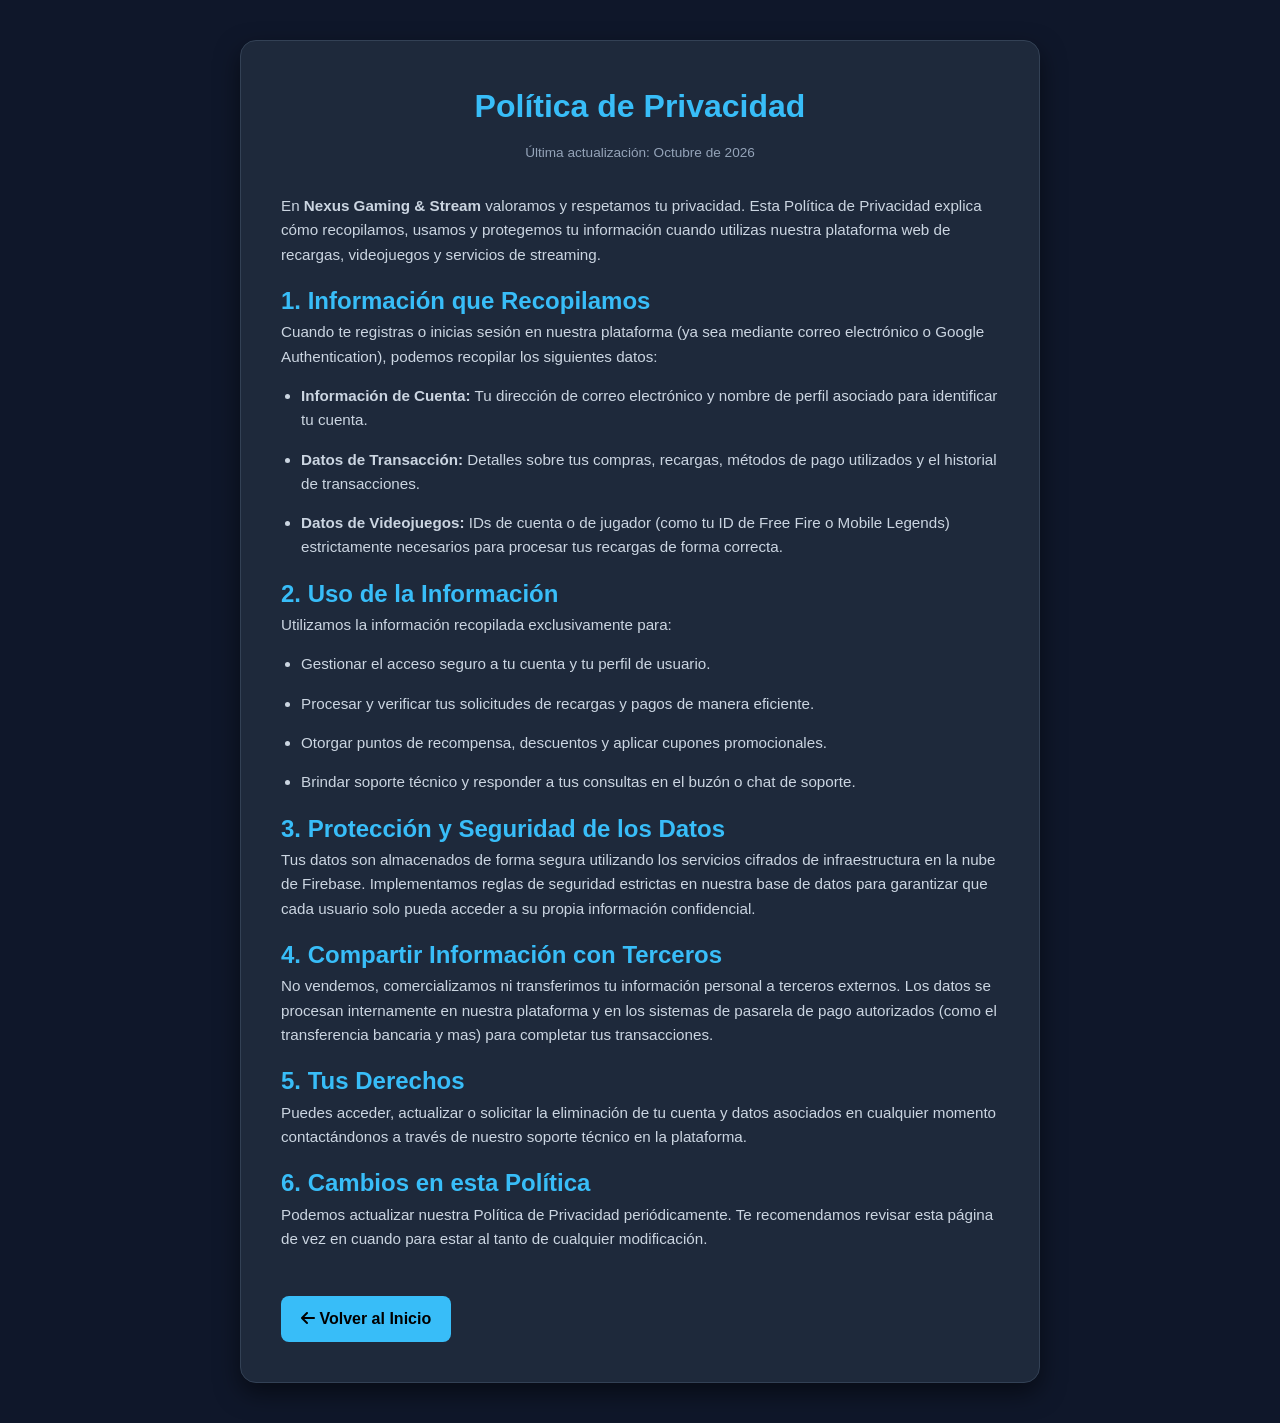
<file: Politica y privacidad.html>
<!DOCTYPE html>
<html lang="es">
<head>
    <meta charset="UTF-8">
    <meta name="viewport" content="width=device-width, initial-scale=1.0">
    <title>Política de Privacidad - Nexus Gaming & Stream</title>
    <link rel="stylesheet" href="style.css">
    <link rel="stylesheet" href="https://cdnjs.cloudflare.com/ajax/libs/font-awesome/6.4.0/css/all.min.css">
    <style>
        body {
            font-family: 'Segoe UI', Tahoma, Geneva, Verdana, sans-serif;
            background: #0f172a;
            color: #cbd5e1;
            margin: 0;
            padding: 0;
            line-height: 1.6;
        }
        .container {
            max-width: 800px;
            margin: 40px auto;
            background: #1e293b;
            padding: 40px;
            border-radius: 16px;
            box-shadow: 0 10px 25px rgba(0,0,0,0.5);
            border: 1px solid #334155;
        }
        h1, h2 {
            color: #38bdf8;
        }
        h1 {
            text-align: center;
            margin-bottom: 10px;
        }
        .date {
            text-align: center;
            font-size: 0.85rem;
            color: #94a3b8;
            margin-bottom: 30px;
        }
        p, li {
            font-size: 0.95rem;
            margin-bottom: 15px;
        }
        ul {
            padding-left: 20px;
        }
        .back-btn {
            display: inline-block;
            margin-top: 30px;
            background: #38bdf8;
            color: #000;
            padding: 10px 20px;
            border-radius: 8px;
            text-decoration: none;
            font-weight: bold;
        }
        .back-btn:hover {
            background: #0ea5e9;
        }
    </style>
</head>
<body>

    <div class="container">
        <h1>Política de Privacidad</h1>
        <div class="date">Última actualización: Octubre de 2026</div>

        <p>En <b>Nexus Gaming & Stream</b> valoramos y respetamos tu privacidad. Esta Política de Privacidad explica cómo recopilamos, usamos y protegemos tu información cuando utilizas nuestra plataforma web de recargas, videojuegos y servicios de streaming.</p>

        <h2>1. Información que Recopilamos</h2>
        <p>Cuando te registras o inicias sesión en nuestra plataforma (ya sea mediante correo electrónico o Google Authentication), podemos recopilar los siguientes datos:</p>
        <ul>
            <li><b>Información de Cuenta:</b> Tu dirección de correo electrónico y nombre de perfil asociado para identificar tu cuenta.</li>
            <li><b>Datos de Transacción:</b> Detalles sobre tus compras, recargas, métodos de pago utilizados y el historial de transacciones.</li>
            <li><b>Datos de Videojuegos:</b> IDs de cuenta o de jugador (como tu ID de Free Fire o Mobile Legends) estrictamente necesarios para procesar tus recargas de forma correcta.</li>
        </ul>

        <h2>2. Uso de la Información</h2>
        <p>Utilizamos la información recopilada exclusivamente para:</p>
        <ul>
            <li>Gestionar el acceso seguro a tu cuenta y tu perfil de usuario.</li>
            <li>Procesar y verificar tus solicitudes de recargas y pagos de manera eficiente.</li>
            <li>Otorgar puntos de recompensa, descuentos y aplicar cupones promocionales.</li>
            <li>Brindar soporte técnico y responder a tus consultas en el buzón o chat de soporte.</li>
        </ul>

        <h2>3. Protección y Seguridad de los Datos</h2>
        <p>Tus datos son almacenados de forma segura utilizando los servicios cifrados de infraestructura en la nube de Firebase. Implementamos reglas de seguridad estrictas en nuestra base de datos para garantizar que cada usuario solo pueda acceder a su propia información confidencial.</p>

        <h2>4. Compartir Información con Terceros</h2>
        <p>No vendemos, comercializamos ni transferimos tu información personal a terceros externos. Los datos se procesan internamente en nuestra plataforma y en los sistemas de pasarela de pago autorizados (como el transferencia bancaria y mas) para completar tus transacciones.</p>

        <h2>5. Tus Derechos</h2>
        <p>Puedes acceder, actualizar o solicitar la eliminación de tu cuenta y datos asociados en cualquier momento contactándonos a través de nuestro soporte técnico en la plataforma.</p>

        <h2>6. Cambios en esta Política</h2>
        <p>Podemos actualizar nuestra Política de Privacidad periódicamente. Te recomendamos revisar esta página de vez en cuando para estar al tanto de cualquier modificación.</p>

        <a href="index.html" class="back-btn"><i class="fa-solid fa-arrow-left"></i> Volver al Inicio</a>
    </div>

</body>
</html>
</file>
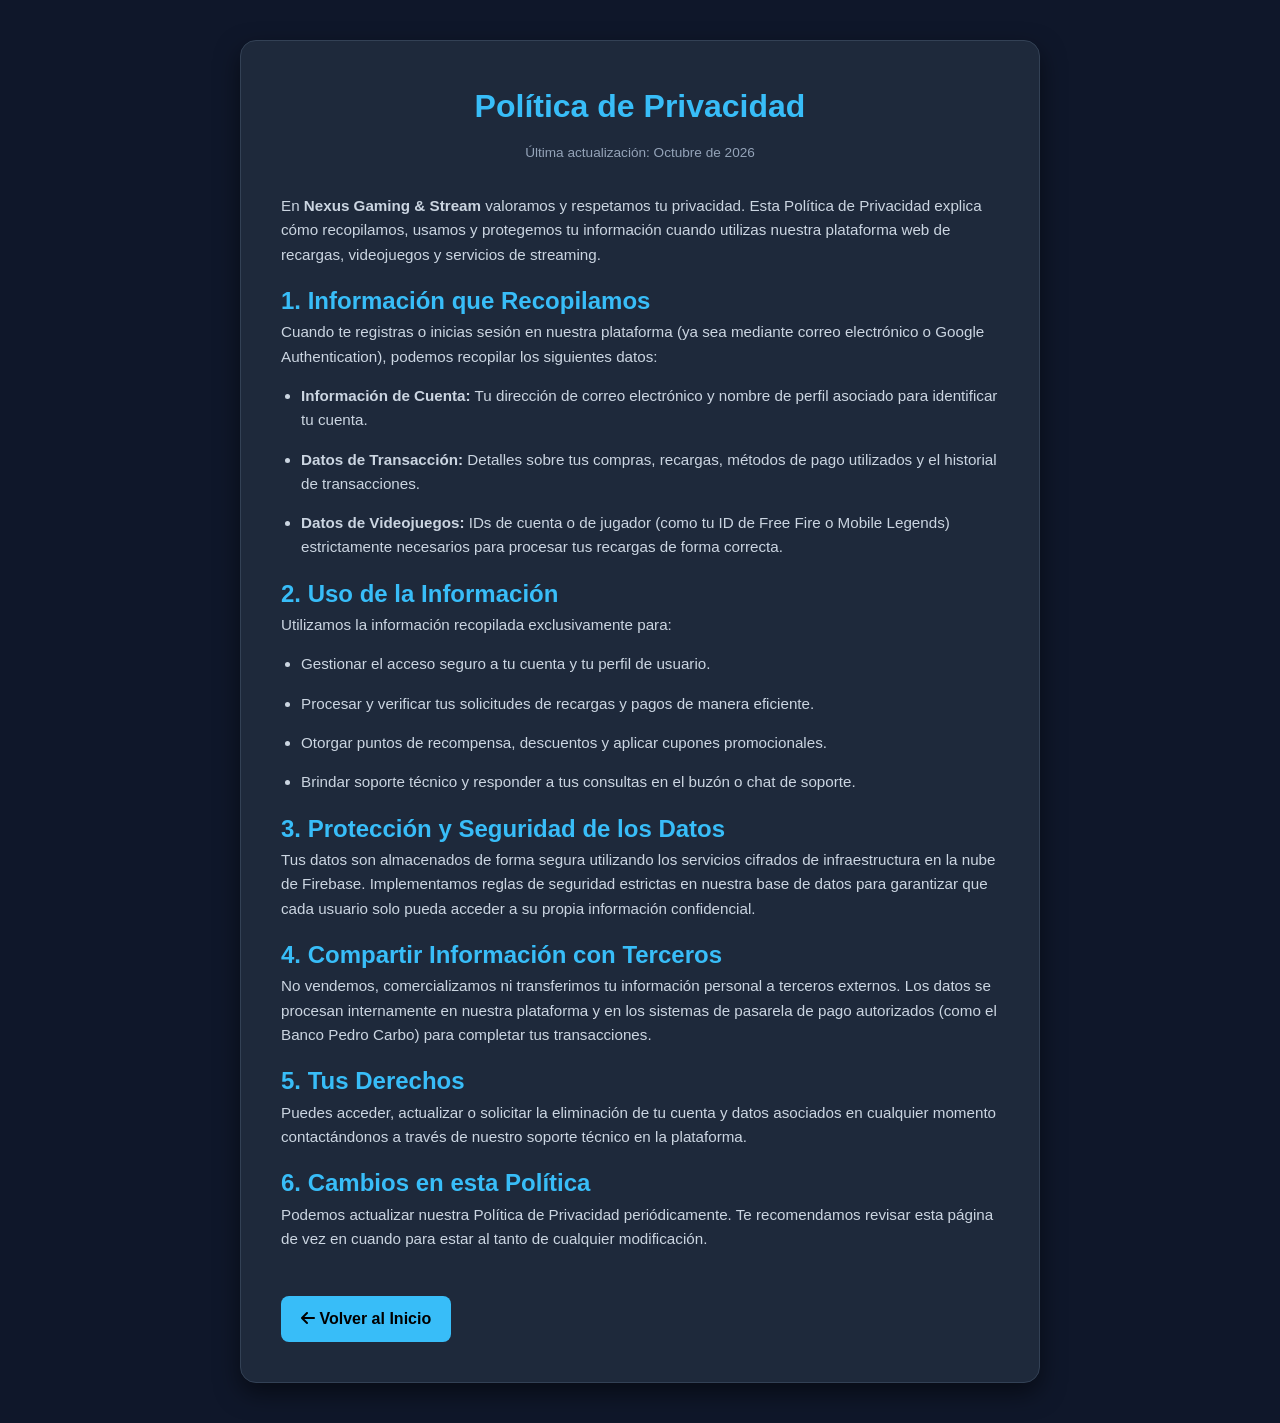
<file: Politica y rivacidad.html>
<!DOCTYPE html>
<html lang="es">
<head>
    <meta charset="UTF-8">
    <meta name="viewport" content="width=device-width, initial-scale=1.0">
    <title>Política de Privacidad - Nexus Gaming & Stream</title>
    <link rel="stylesheet" href="style.css">
    <link rel="stylesheet" href="https://cdnjs.cloudflare.com/ajax/libs/font-awesome/6.4.0/css/all.min.css">
    <style>
        body {
            font-family: 'Segoe UI', Tahoma, Geneva, Verdana, sans-serif;
            background: #0f172a;
            color: #cbd5e1;
            margin: 0;
            padding: 0;
            line-height: 1.6;
        }
        .container {
            max-width: 800px;
            margin: 40px auto;
            background: #1e293b;
            padding: 40px;
            border-radius: 16px;
            box-shadow: 0 10px 25px rgba(0,0,0,0.5);
            border: 1px solid #334155;
        }
        h1, h2 {
            color: #38bdf8;
        }
        h1 {
            text-align: center;
            margin-bottom: 10px;
        }
        .date {
            text-align: center;
            font-size: 0.85rem;
            color: #94a3b8;
            margin-bottom: 30px;
        }
        p, li {
            font-size: 0.95rem;
            margin-bottom: 15px;
        }
        ul {
            padding-left: 20px;
        }
        .back-btn {
            display: inline-block;
            margin-top: 30px;
            background: #38bdf8;
            color: #000;
            padding: 10px 20px;
            border-radius: 8px;
            text-decoration: none;
            font-weight: bold;
        }
        .back-btn:hover {
            background: #0ea5e9;
        }
    </style>
</head>
<body>

    <div class="container">
        <h1>Política de Privacidad</h1>
        <div class="date">Última actualización: Octubre de 2026</div>

        <p>En <b>Nexus Gaming & Stream</b> valoramos y respetamos tu privacidad. Esta Política de Privacidad explica cómo recopilamos, usamos y protegemos tu información cuando utilizas nuestra plataforma web de recargas, videojuegos y servicios de streaming.</p>

        <h2>1. Información que Recopilamos</h2>
        <p>Cuando te registras o inicias sesión en nuestra plataforma (ya sea mediante correo electrónico o Google Authentication), podemos recopilar los siguientes datos:</p>
        <ul>
            <li><b>Información de Cuenta:</b> Tu dirección de correo electrónico y nombre de perfil asociado para identificar tu cuenta.</li>
            <li><b>Datos de Transacción:</b> Detalles sobre tus compras, recargas, métodos de pago utilizados y el historial de transacciones.</li>
            <li><b>Datos de Videojuegos:</b> IDs de cuenta o de jugador (como tu ID de Free Fire o Mobile Legends) estrictamente necesarios para procesar tus recargas de forma correcta.</li>
        </ul>

        <h2>2. Uso de la Información</h2>
        <p>Utilizamos la información recopilada exclusivamente para:</p>
        <ul>
            <li>Gestionar el acceso seguro a tu cuenta y tu perfil de usuario.</li>
            <li>Procesar y verificar tus solicitudes de recargas y pagos de manera eficiente.</li>
            <li>Otorgar puntos de recompensa, descuentos y aplicar cupones promocionales.</li>
            <li>Brindar soporte técnico y responder a tus consultas en el buzón o chat de soporte.</li>
        </ul>

        <h2>3. Protección y Seguridad de los Datos</h2>
        <p>Tus datos son almacenados de forma segura utilizando los servicios cifrados de infraestructura en la nube de Firebase. Implementamos reglas de seguridad estrictas en nuestra base de datos para garantizar que cada usuario solo pueda acceder a su propia información confidencial.</p>

        <h2>4. Compartir Información con Terceros</h2>
        <p>No vendemos, comercializamos ni transferimos tu información personal a terceros externos. Los datos se procesan internamente en nuestra plataforma y en los sistemas de pasarela de pago autorizados (como el Banco Pedro Carbo) para completar tus transacciones.</p>

        <h2>5. Tus Derechos</h2>
        <p>Puedes acceder, actualizar o solicitar la eliminación de tu cuenta y datos asociados en cualquier momento contactándonos a través de nuestro soporte técnico en la plataforma.</p>

        <h2>6. Cambios en esta Política</h2>
        <p>Podemos actualizar nuestra Política de Privacidad periódicamente. Te recomendamos revisar esta página de vez en cuando para estar al tanto de cualquier modificación.</p>

        <a href="index.html" class="back-btn"><i class="fa-solid fa-arrow-left"></i> Volver al Inicio</a>
    </div>

</body>
</html>
</file>
<file: style.css>
* {
    margin: 0;
    padding: 0;
    box-sizing: border-box;
    font-family: 'Segoe UI', Tahoma, Geneva, Verdana, sans-serif;
}

body {
    background-color: #07090e;
    color: #ffffff;
    overflow-x: hidden;
}

/* Navbar */
.navbar {
    display: flex;
    justify-content: space-between;
    align-items: center;
    padding: 18px 8%;
    background-color: rgba(11, 15, 23, 0.95);
    backdrop-filter: blur(10px);
    border-bottom: 1px solid rgba(16, 185, 129, 0.2);
    position: sticky;
    top: 0;
    z-index: 100;
}

.logo {
    font-size: 1.5rem;
    font-weight: 800;
    color: #10b981;
    display: flex;
    align-items: center;
    gap: 10px;
    text-shadow: 0 0 15px rgba(16, 185, 129, 0.4);
}

.logo span {
    color: #ffffff;
}

.navbar nav {
    display: flex;
    gap: 25px;
}

.navbar nav a {
    color: #9ca3af;
    text-decoration: none;
    font-weight: 600;
    transition: all 0.3s ease;
}

.navbar nav a:hover, .navbar nav a.active {
    color: #10b981;
    text-shadow: 0 0 10px rgba(16, 185, 129, 0.5);
}

/* Hero Section */
.hero {
    background: linear-gradient(rgba(7, 9, 14, 0.85), rgba(7, 9, 14, 0.85)), url('https://images.unsplash.com/photo-1542751371-adc38448a05e?auto=format&fit=crop&w=1350&q=80') no-repeat center center/cover;
    padding: 110px 8%;
    text-align: center;
    border-bottom: 1px solid rgba(16, 185, 129, 0.15);
}

.hero-content h1 {
    font-size: 3.2rem;
    margin-bottom: 20px;
    color: #ffffff;
    font-weight: 800;
    letter-spacing: -0.5px;
}

.hero-content h1 span {
    color: #10b981;
}

.hero-content p {
    font-size: 1.15rem;
    color: #9ca3af;
    margin-bottom: 35px;
    max-width: 650px;
    margin-left: auto;
    margin-right: auto;
    line-height: 1.6;
}

.btn-primary {
    background: linear-gradient(135deg, #059669, #10b981);
    color: white;
    padding: 14px 32px;
    border: none;
    border-radius: 30px;
    font-size: 1.05rem;
    font-weight: 700;
    cursor: pointer;
    text-decoration: none;
    display: inline-block;
    transition: all 0.3s ease;
    box-shadow: 0 4px 20px rgba(16, 185, 129, 0.3);
    width: 100%;
}

.btn-primary:hover {
    transform: translateY(-2px);
    box-shadow: 0 6px 25px rgba(16, 185, 129, 0.6);
    background: linear-gradient(135deg, #10b981, #34d399);
}

/* Catalog Section */
.catalog-section {
    padding: 70px 8%;
}

.catalog-section h2 {
    text-align: center;
    font-size: 2.5rem;
    margin-bottom: 10px;
    font-weight: 800;
}

.subtitle {
    text-align: center;
    color: #9ca3af;
    margin-bottom: 40px;
    font-size: 1.1rem;
}

/* Filters */
.filters {
    display: flex;
    justify-content: center;
    gap: 15px;
    margin-bottom: 45px;
}

.filter-btn {
    background-color: #111827;
    color: #9ca3af;
    border: 1px solid #1f2937;
    padding: 11px 24px;
    border-radius: 25px;
    cursor: pointer;
    font-weight: 600;
    transition: all 0.3s ease;
}

.filter-btn.active, .filter-btn:hover {
    background: linear-gradient(135deg, #059669, #10b981);
    color: #ffffff;
    border-color: #10b981;
    box-shadow: 0 4px 15px rgba(16, 185, 129, 0.3);
}

/* Grid Container */
.grid-container {
    display: grid;
    grid-template-columns: repeat(auto-fit, minmax(290px, 1fr));
    gap: 30px;
}

.card {
    background: linear-gradient(145deg, #111827, #0d1322);
    border-radius: 18px;
    overflow: hidden;
    border: 1px solid #1f2937;
    transition: all 0.3s cubic-bezier(0.4, 0, 0.2, 1);
    box-shadow: 0 10px 30px rgba(0, 0, 0, 0.5);
}

.card:hover {
    transform: translateY(-6px);
    border-color: #10b981;
    box-shadow: 0 15px 35px rgba(16, 185, 129, 0.15);
}

.card-img {
    height: 150px;
    display: flex;
    justify-content: center;
    align-items: center;
    font-size: 3.5rem;
    color: white;
    position: relative;
    overflow: hidden;
}

.card-img::after {
    content: '';
    position: absolute;
    bottom: 0;
    left: 0;
    width: 100%;
    height: 30px;
    background: linear-gradient(to top, #111827, transparent);
}

.card-body {
    padding: 24px;
}

.card-body h3 {
    font-size: 1.4rem;
    margin-bottom: 10px;
    font-weight: 700;
}

.card-body p {
    color: #9ca3af;
    font-size: 0.95rem;
    margin-bottom: 25px;
    line-height: 1.5;
    height: 42px;
}

.btn-card {
    width: 100%;
    background-color: #1f2937;
    color: #ffffff;
    border: 1px solid #374151;
    padding: 12px;
    border-radius: 12px;
    font-weight: 700;
    cursor: pointer;
    transition: all 0.3s ease;
}

.btn-card:hover {
    background-color: #374151;
    color: #ffffff;
    border-color: #4b5563;
}

/* Modal y Pasos */
.modal {
    display: none;
    position: fixed;
    z-index: 1000;
    left: 0;
    top: 0;
    width: 100%;
    height: 100%;
    background-color: rgba(7, 9, 14, 0.85);
    backdrop-filter: blur(10px);
    justify-content: center;
    align-items: center;
}

.modal-content {
    background: linear-gradient(145deg, #111827, #0b0f17);
    padding: 30px;
    border-radius: 20px;
    width: 90%;
    max-width: 460px;
    border: 1px solid rgba(16, 185, 129, 0.4);
    position: relative;
    max-height: 90vh;
    overflow-y: auto;
    box-shadow: 0 25px 60px rgba(0, 0, 0, 0.8), 0 0 25px rgba(16, 185, 129, 0.15);
}

.close-btn {
    position: absolute;
    top: 20px;
    right: 22px;
    font-size: 1.5rem;
    color: #9ca3af;
    cursor: pointer;
    transition: color 0.2s;
}

.close-btn:hover {
    color: #10b981;
    text-shadow: 0 0 10px rgba(16, 185, 129, 0.5);
}

.modal-content h2 {
    margin-bottom: 15px;
    font-size: 1.5rem;
    font-weight: 800;
    color: #ffffff;
}

/* Indicador de pasos superior */
.pasos-indicator {
    display: flex;
    justify-content: space-between;
    margin-bottom: 22px;
    font-size: 0.82rem;
    color: #64748b;
    border-bottom: 1px solid rgba(31, 41, 55, 0.8);
    padding-bottom: 12px;
}

.pasos-indicator span {
    transition: all 0.3s ease;
}

/* Formularios y campos del Modal */
.modal-content label {
    display: block;
    margin-bottom: 8px;
    color: #cbd5e1;
    font-size: 0.88rem;
    font-weight: 600;
}

.modal-content select, 
.modal-content input {
    width: 100%;
    padding: 12px 14px;
    margin-bottom: 16px;
    background-color: #07090e;
    border: 1px solid #374151;
    color: white;
    border-radius: 10px;
    font-size: 0.95rem;
    transition: all 0.3s ease;
    box-sizing: border-box;
}

.modal-content select:focus, 
.modal-content input:focus {
    outline: none;
    border-color: #10b981;
    box-shadow: 0 0 12px rgba(16, 185, 129, 0.3);
    background-color: #0b0f17;
}

.card-row {
    display: flex;
    gap: 12px;
}

.card-row > div {
    flex: 1;
}

/* Caja de Resumen */
.resumen-pago {
    background-color: #07090e;
    border-radius: 12px;
    padding: 16px 18px;
    margin-bottom: 20px;
    border: 1px solid rgba(16, 185, 129, 0.2);
    box-shadow: inset 0 2px 4px rgba(0, 0, 0, 0.4);
}

.linea-resumen {
    display: flex;
    justify-content: space-between;
    margin-bottom: 8px;
    font-size: 0.92rem;
    color: #94a3b8;
}

.linea-resumen.total {
    margin-top: 12px;
    padding-top: 10px;
    border-top: 1px solid #1f2937;
    font-size: 1.15rem;
    font-weight: bold;
    color: #ffffff;
}

.linea-resumen.total span:last-child {
    color: #10b981;
    text-shadow: 0 0 10px rgba(16, 185, 129, 0.4);
}

/* Footer */
footer {
    text-align: center;
    padding: 35px;
    background-color: #07090e;
    color: #9ca3af;
    border-top: 1px solid rgba(16, 185, 129, 0.15);
    margin-top: 60px;
    font-size: 0.95rem;
}
/* ========================================== */
/* ESTILOS RESPONSIVOS PARA TELÉFONOS MÓVILES */
/* ========================================== */

@media (max-width: 768px) {
    /* Barra de navegación adaptable */
    .navbar {
        flex-direction: column;
        gap: 10px;
        padding: 12px 15px;
        text-align: center;
    }

    .navbar nav {
        flex-wrap: wrap;
        justify-content: center;
        gap: 10px !important;
    }

    .navbar nav a {
        font-size: 0.85rem;
    }

    /* Sección Principal (Hero) */
    .hero {
        padding: 40px 15px;
        text-align: center;
    }

    .hero h1 {
        font-size: 1.6rem;
        line-height: 1.3;
    }

    .hero p {
        font-size: 0.9rem;
    }

    /* Catálogo y Tarjetas */
    .catalog-section {
        padding: 15px 10px;
    }

    .catalog-section h2 {
        font-size: 1.5rem;
    }

    .grid-container {
        grid-template-columns: 1fr !important;
        gap: 15px;
        padding: 0 5px;
    }

    .card {
        margin: 0 auto;
        width: 100%;
        max-width: 340px;
    }

    /* Modales adaptados a pantallas de celular */
    .modal-content {
        width: 92% !important;
        max-width: 92% !important;
        margin: 15px auto;
        padding: 20px 15px !important;
        max-height: 85vh;
        overflow-y: auto;
    }

    /* Botones y formularios en móviles */
    input, select, textarea, button {
        font-size: 16px !important; /* Evita que iOS haga zoom automático molesto al enfocar inputs */
    }

    /* Sección de beneficios */
    .benefits-section {
        padding: 30px 15px !important;
        margin: 20px 10px !important;
    }
}
</file>
